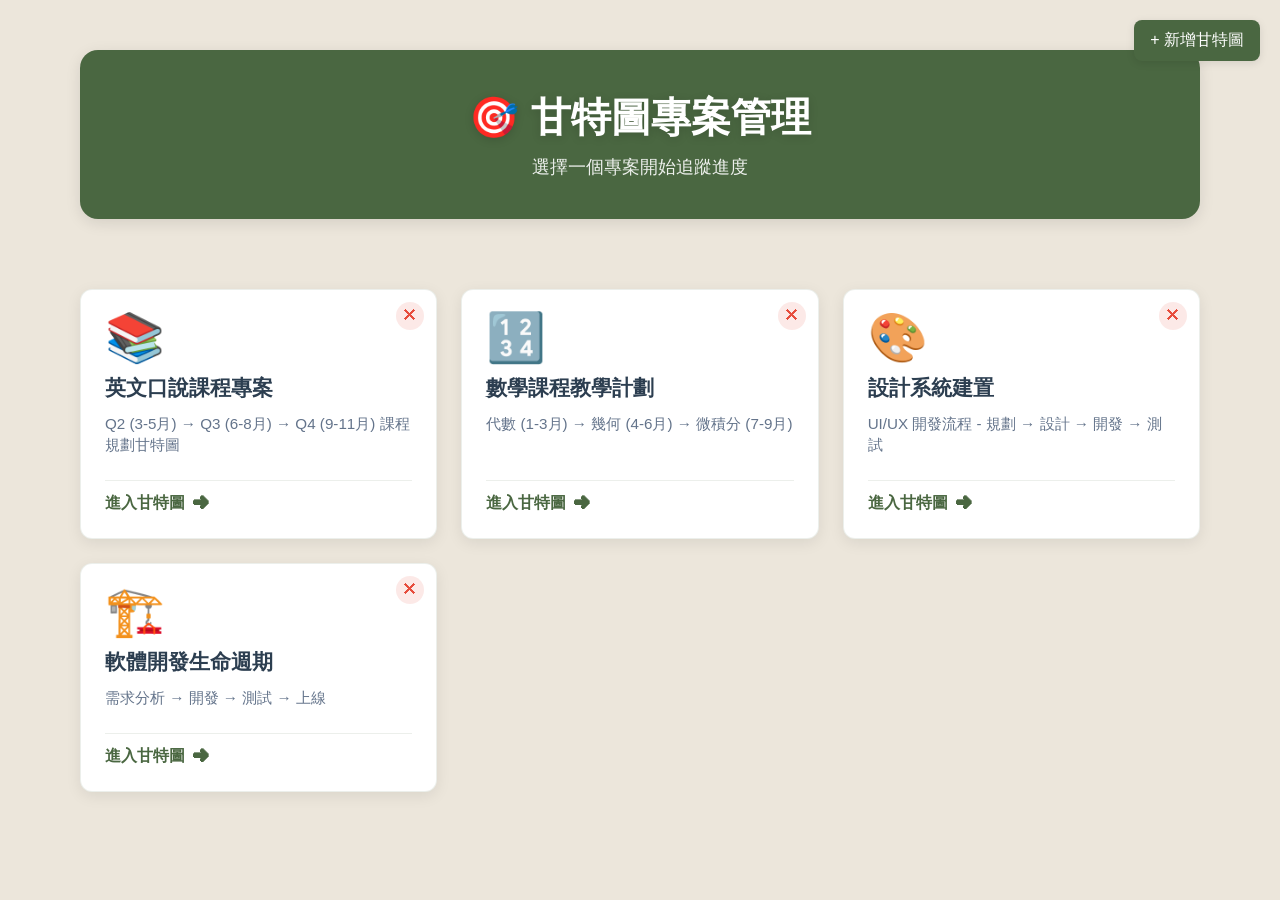
<file: index.html>
<!DOCTYPE html>
<html lang="zh-TW">
<head>
    <meta charset="UTF-8">
    <meta name="viewport" content="width=device-width, initial-scale=1.0">
    <title>甘特圖專案管理 - 首頁</title>
    <link rel="stylesheet" href="styles.css?v=2.5">
    <style>
        /* 首頁特定樣式 */
        body.home-page {
            display: flex;
            flex-direction: column;
            min-height: 100vh;
        }

        .home-header {
            background: #4a6741;
            color: white;
            padding: 40px;
            text-align: center;
            box-shadow: 0 4px 15px rgba(0, 0, 0, 0.1);
            border-radius: 18px;
            margin: 20px 40px 0;
            overflow: hidden;
        }

        .home-header h1 {
            font-size: 2.5rem;
            margin-bottom: 10px;
            text-shadow: 0 2px 10px rgba(0, 0, 0, 0.15);
        }

        .home-header p {
            font-size: 1.1rem;
            opacity: 0.9;
        }

        .home-container {
            flex: 1;
            max-width: 1400px;
            margin: 0 auto;
            padding: 40px;
            width: 100%;
        }

        .gantt-grid {
            display: grid;
            grid-template-columns: repeat(auto-fit, minmax(300px, 1fr));
            gap: 24px;
            margin-top: 30px;
        }

        .gantt-card {
            background: white;
            border-radius: 12px;
            padding: 24px;
            box-shadow: 0 4px 15px rgba(0, 0, 0, 0.08);
            border: 1px solid rgba(74, 103, 65, 0.1);
            cursor: pointer;
            transition: all 0.3s ease;
            display: flex;
            flex-direction: column;
            gap: 12px;
            position: relative;
        }

        .gantt-card:hover {
            transform: translateY(-4px);
            box-shadow: 0 12px 25px rgba(74, 103, 65, 0.15);
            border-color: rgba(74, 103, 65, 0.3);
        }

        .gantt-card-icon {
            font-size: 3rem;
            line-height: 1;
        }

        .gantt-card-title {
            font-size: 1.3rem;
            font-weight: 600;
            color: #2c3e50;
            margin: 0;
        }

        .gantt-card-description {
            font-size: 0.95rem;
            color: #64748b;
            margin: 0;
            flex-grow: 1;
        }

        .gantt-card-link {
            display: inline-flex;
            align-items: center;
            gap: 8px;
            color: #4a6741;
            text-decoration: none;
            font-weight: 600;
            margin-top: 12px;
            padding-top: 12px;
            border-top: 1px solid rgba(74, 103, 65, 0.1);
            transition: all 0.2s ease;
        }

        .gantt-card:hover .gantt-card-link {
            color: #5a7c59;
            gap: 12px;
        }

        .home-controls {
            position: fixed;
            top: 20px;
            right: 20px;
            display: flex;
            gap: 10px;
            z-index: 100;
        }

        .home-btn {
            background: #4a6741;
            color: white;
            border: none;
            padding: 10px 16px;
            border-radius: 8px;
            cursor: pointer;
            font-size: 1rem;
            transition: all 0.2s ease;
            box-shadow: 0 2px 8px rgba(0, 0, 0, 0.1);
        }

        .home-btn:hover {
            background: #5a7c59;
            box-shadow: 0 4px 12px rgba(0, 0, 0, 0.15);
        }

        .home-modal {
            position: fixed;
            top: 0;
            left: 0;
            width: 100%;
            height: 100%;
            background: rgba(0, 0, 0, 0.5);
            display: none;
            align-items: center;
            justify-content: center;
            z-index: 200;
        }

        .home-modal.open {
            display: flex;
        }

        .home-modal-content {
            background: #ffffff;
            border-radius: 16px;
            padding: 24px;
            width: 100%;
            max-width: 520px;
            box-shadow: 0 25px 70px rgba(0, 0, 0, 0.35);
            border: 1px solid rgba(74, 103, 65, 0.15);
        }

        .home-modal-header {
            display: flex;
            align-items: center;
            justify-content: space-between;
            margin-bottom: 16px;
        }

        .home-modal-header h3 {
            font-size: 1.25rem;
            color: #2c3e50;
            margin: 0;
        }

        .home-modal-close {
            background: none;
            border: none;
            font-size: 1.5rem;
            cursor: pointer;
            color: #6c757d;
        }

        .home-form-group {
            display: flex;
            flex-direction: column;
            gap: 6px;
            margin-bottom: 14px;
        }

        .home-form-group label {
            font-weight: 600;
            color: #2c3e50;
        }

        .home-form-group input,
        .home-form-group textarea {
            padding: 10px 12px;
            border-radius: 8px;
            border: 1px solid rgba(74, 103, 65, 0.2);
            font-size: 0.95rem;
            font-family: inherit;
        }

        .home-form-group textarea {
            min-height: 90px;
            resize: vertical;
        }

        .home-form-actions {
            display: flex;
            justify-content: flex-end;
            gap: 10px;
            margin-top: 10px;
        }

        .home-btn.secondary {
            background: #7f8c8d;
        }

        .gantt-card-delete {
            position: absolute;
            top: 12px;
            right: 12px;
            width: 28px;
            height: 28px;
            border-radius: 50%;
            border: none;
            background: rgba(231, 76, 60, 0.12);
            color: #e74c3c;
            font-size: 1rem;
            cursor: pointer;
            transition: all 0.2s ease;
        }

        .gantt-card-delete:hover {
            background: rgba(231, 76, 60, 0.2);
        }

        @media (max-width: 768px) {
            .home-header h1 {
                font-size: 1.8rem;
            }

            .gantt-grid {
                grid-template-columns: 1fr;
            }

            .home-container {
                padding: 20px;
            }

            .home-header {
                margin: 20px 20px 0;
            }
        }
    </style>
</head>
<body class="home-page">
    <div class="home-controls">
        <button class="home-btn" id="addProjectBtn" title="新增甘特圖">+ 新增甘特圖</button>
    </div>

    <div class="home-header">
        <h1>🎯 甘特圖專案管理</h1>
        <p>選擇一個專案開始追蹤進度</p>
    </div>

    <div class="home-container">
        <div class="gantt-grid" id="ganttGrid">
            <!-- 卡片將由 JavaScript 動態生成 -->
        </div>
    </div>

    <div class="home-modal" id="projectModal">
        <div class="home-modal-content">
            <div class="home-modal-header">
                <h3>新增甘特圖</h3>
                <button class="home-modal-close" id="closeProjectModal">&times;</button>
            </div>
            <form id="projectForm">
                <div class="home-form-group">
                    <label for="projectName">專案名稱</label>
                    <input type="text" id="projectName" placeholder="例如：行銷企劃進度" required>
                </div>
                <div class="home-form-group">
                    <label for="projectDescription">專案描述</label>
                    <textarea id="projectDescription" placeholder="簡短描述這個甘特圖用途..."></textarea>
                </div>
                <div class="home-form-group">
                    <label for="projectIcon">圖示 (可選)</label>
                    <input type="text" id="projectIcon" placeholder="📌" maxlength="4">
                </div>
                <div class="home-form-actions">
                    <button type="button" class="home-btn secondary" id="cancelProjectBtn">取消</button>
                    <button type="submit" class="home-btn">新增</button>
                </div>
            </form>
        </div>
    </div>

    <script src="home.js?v=2.6"></script>
</body>
</html>
</file>
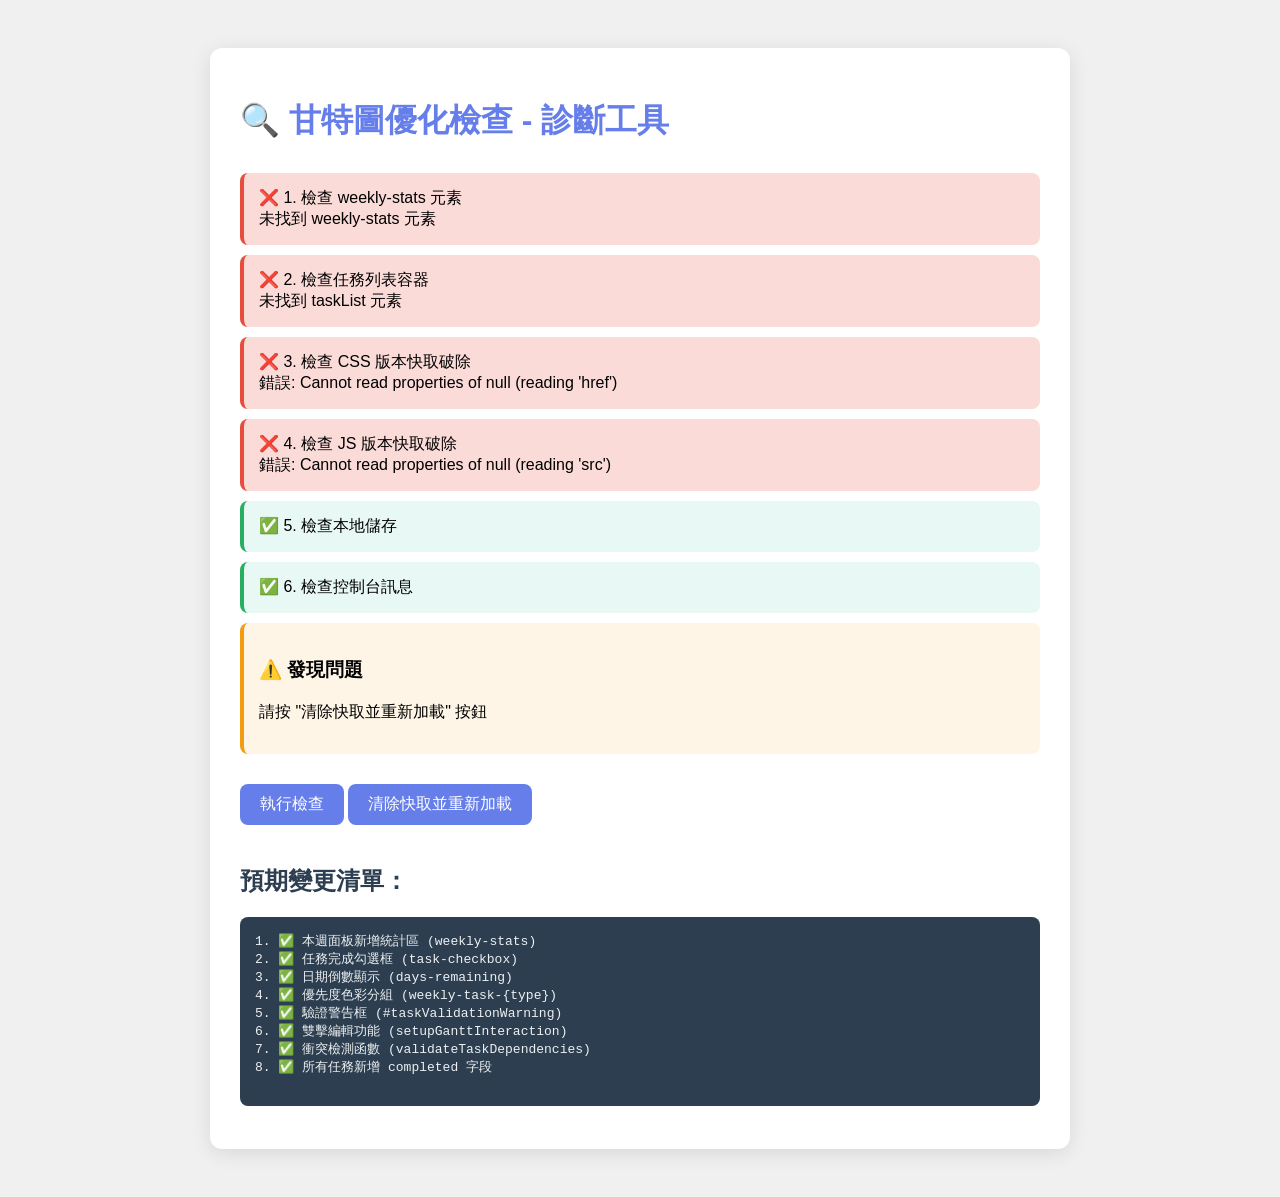
<file: CHECK.html>
<!DOCTYPE html>
<html lang="zh-TW">
<head>
    <meta charset="UTF-8">
    <title>甘特圖優化檢查 - 診斷工具</title>
    <style>
        body { font-family: 'Segoe UI', Tahoma, Geneva, Verdana, sans-serif; padding: 40px; background: #f0f0f0; }
        .container { max-width: 800px; margin: 0 auto; background: white; padding: 30px; border-radius: 12px; box-shadow: 0 4px 20px rgba(0,0,0,0.1); }
        h1 { color: #667eea; margin-bottom: 30px; }
        .check-item { padding: 15px; margin: 10px 0; border-radius: 8px; border-left: 4px solid #667eea; background: #f8f9ff; }
        .check-item.ok { border-left-color: #27ae60; background: #e8f8f5; }
        .check-item.error { border-left-color: #e74c3c; background: #fadbd8; }
        .check-item.warning { border-left-color: #f39c12; background: #fef5e7; }
        .code { font-family: monospace; background: #2c3e50; color: #ecf0f1; padding: 2px 6px; border-radius: 4px; }
        .button { display: inline-block; padding: 10px 20px; margin-top: 20px; background: #667eea; color: white; text-decoration: none; border-radius: 8px; cursor: pointer; border: none; font-size: 16px; }
        .button:hover { background: #764ba2; }
        pre { background: #2c3e50; color: #ecf0f1; padding: 15px; border-radius: 8px; overflow-x: auto; }
    </style>
</head>
<body>
    <div class="container">
        <h1>🔍 甘特圖優化檢查 - 診斷工具</h1>
        
        <div id="results"></div>
        
        <button class="button" onclick="runChecks()">執行檢查</button>
        <button class="button" onclick="clearCache()">清除快取並重新加載</button>
        
        <h2 style="margin-top: 40px; color: #2c3e50;">預期變更清單：</h2>
        <pre>
1. ✅ 本週面板新增統計區 (weekly-stats)
2. ✅ 任務完成勾選框 (task-checkbox) 
3. ✅ 日期倒數顯示 (days-remaining)
4. ✅ 優先度色彩分組 (weekly-task-{type})
5. ✅ 驗證警告框 (#taskValidationWarning)
6. ✅ 雙擊編輯功能 (setupGanttInteraction)
7. ✅ 衝突檢測函數 (validateTaskDependencies)
8. ✅ 所有任務新增 completed 字段
        </pre>
    </div>

    <script>
        function runChecks() {
            const results = document.getElementById('results');
            results.innerHTML = '';
            let allGood = true;

            const checks = [
                {
                    name: '1. 檢查 weekly-stats 元素',
                    test: () => document.getElementById('weeklyStats') !== null,
                    error: '未找到 weekly-stats 元素'
                },
                {
                    name: '2. 檢查任務列表容器',
                    test: () => document.getElementById('taskList') !== null,
                    error: '未找到 taskList 元素'
                },
                {
                    name: '3. 檢查 CSS 版本快取破除',
                    test: () => document.querySelector('link[href*="styles.css"]').href.includes('v=2.5'),
                    error: 'CSS 未使用版本參數'
                },
                {
                    name: '4. 檢查 JS 版本快取破除',
                    test: () => document.querySelector('script[src*="app.js"]').src.includes('v=2.5'),
                    error: 'JS 未使用版本參數'
                },
                {
                    name: '5. 檢查本地儲存',
                    test: () => typeof localStorage !== 'undefined',
                    error: 'localStorage 不可用'
                },
                {
                    name: '6. 檢查控制台訊息',
                    test: () => true,
                    error: '檢查瀏覽器控制台看初始化訊息'
                }
            ];

            checks.forEach(check => {
                const result = document.createElement('div');
                try {
                    const passed = check.test();
                    result.className = passed ? 'check-item ok' : 'check-item error';
                    result.innerHTML = (passed ? '✅' : '❌') + ' ' + check.name;
                    if (!passed) {
                        result.innerHTML += '<br>' + check.error;
                        allGood = false;
                    }
                } catch (e) {
                    result.className = 'check-item error';
                    result.innerHTML = '❌ ' + check.name + '<br>錯誤: ' + e.message;
                    allGood = false;
                }
                results.appendChild(result);
            });

            if (allGood) {
                const success = document.createElement('div');
                success.className = 'check-item ok';
                success.style.marginTop = '20px';
                success.innerHTML = '<h3>✅ 所有檢查都通過了！</h3><p>現在請用以下步驟：</p><ol><li>按 F12 開啟開發者工具</li><li>在 Console 尋找 "✅ DOMContentLoaded" 訊息</li><li>檢查是否有任何紅色錯誤訊息</li><li>回到主頁面檢查變更</li></ol>';
                results.appendChild(success);
            } else {
                const warn = document.createElement('div');
                warn.className = 'check-item warning';
                warn.innerHTML = '<h3>⚠️ 發現問題</h3><p>請按 "清除快取並重新加載" 按鈕</p>';
                results.appendChild(warn);
            }
        }

        function clearCache() {
            // 清除 LocalStorage
            localStorage.clear();
            sessionStorage.clear();

            // 清除應用快取（如有）
            if ('caches' in window) {
                caches.keys().then(names => {
                    names.forEach(name => {
                        caches.delete(name);
                    });
                });
            }

            // 重新加載頁面
            setTimeout(() => {
                window.location.href = 'index.html';
            }, 500);
        }

        // 頁面載入時自動執行檢查
        window.addEventListener('load', () => {
            runChecks();
        });
    </script>
</body>
</html>
</file>
<file: styles.css>
/* 基礎樣式 */
* {
    margin: 0;
    padding: 0;
    box-sizing: border-box;
}

body {
    font-family: 'Segoe UI', Tahoma, Geneva, Verdana, sans-serif;
    background: #ece6db;
    background-attachment: fixed;
    min-height: 100vh;
    padding: 30px 40px;
}

/* ============ 本週面板統計信息 ============ */
.weekly-stats {
    padding: 12px 20px;
    background: rgba(74, 103, 65, 0.08);
    border-bottom: 1px solid rgba(74, 103, 65, 0.15);
}

.weekly-stats-content {
    display: flex;
    gap: 20px;
    justify-content: center;
}

.stat-item {
    display: flex;
    flex-direction: column;
    align-items: center;
    gap: 4px;
}

.stat-label {
    font-size: 0.75rem;
    color: #4a6741;
    font-weight: 600;
    text-transform: uppercase;
}

.stat-number {
    font-size: 1.5rem;
    font-weight: 700;
    color: #2c3e50;
}

.stat-number.urgent {
    color: #e74c3c;
}
.weekly-panel {
    position: fixed;
    top: 0;
    left: -340px;
    width: 340px;
    height: 100vh;
    background: #ece6db;
    box-shadow: 4px 0 25px rgba(74, 103, 65, 0.12);
    z-index: 1000;
    transition: left 0.35s cubic-bezier(0.4, 0, 0.2, 1);
    display: flex;
    flex-direction: column;
    overflow: hidden;
    border-right: 1px solid rgba(74, 103, 65, 0.1);
}

.weekly-panel.open {
    left: 0;
}

.weekly-panel-header {
    padding: 24px 20px 16px;
    background: #4a6741;
    color: white;
    position: relative;
    overflow: hidden;
}

.weekly-panel-header::before {
    content: '';
    position: absolute;
    top: -50%;
    left: -50%;
    width: 200%;
    height: 200%;
    background: radial-gradient(circle at 70% 50%, rgba(255,255,255,0.08) 0%, transparent 50%);
    pointer-events: none;
}

.weekly-panel-header h3 {
    font-size: 1.2rem;
    margin-bottom: 6px;
    text-shadow: 0 1px 6px rgba(0, 0, 0, 0.15);
    position: relative;
}

.weekly-date-range {
    font-size: 0.85rem;
    opacity: 0.85;
    position: relative;
}

.weekly-panel-body {
    flex: 1;
    overflow-y: auto;
    padding: 16px;
}

.weekly-section {
    margin-bottom: 20px;
}

.weekly-section-title {
    font-size: 0.85rem;
    font-weight: 600;
    color: #667eea;
    text-transform: uppercase;
    letter-spacing: 0.5px;
    margin-bottom: 10px;
    padding-bottom: 6px;
    border-bottom: 2px solid rgba(102, 126, 234, 0.3);
}

/* 優先度區段樣式 */
.weekly-section-urgent .weekly-section-title {
    color: #c62828;
    border-bottom-color: #ffcdd2;
}

.weekly-section-critical .weekly-section-title {
    color: #e65100;
    border-bottom-color: #ffe0b2;
}

.weekly-section-warning .weekly-section-title {
    color: #f57f17;
    border-bottom-color: #fff9c4;
}

.weekly-section-normal .weekly-section-title {
    color: #2e7d32;
    border-bottom-color: #c8e6c9;
}

.weekly-section-completed .weekly-section-title {
    color: #558b2f;
    border-bottom-color: #9ccc65;
}

.weekly-task-card {
    padding: 12px 14px;
    border-radius: 8px;
    margin-bottom: 8px;
    border-left: 4px solid #4a6741;
    background: #f5f3f0;
    transition: all 0.2s ease;
    border: 1px solid rgba(74, 103, 65, 0.06);
}

.weekly-task-card .task-name {
    display: flex;
    align-items: center;
    gap: 8px;
    font-weight: 600;
    font-size: 0.92rem;
    color: #2c3e50;
    margin-bottom: 6px;
}

.weekly-task-card .weekly-task-checkbox {
    cursor: pointer;
    width: 18px;
    height: 18px;
    accent-color: #4a6741;
}

.weekly-task-card .task-meta-weekly {
    display: flex;
    flex-direction: column;
    gap: 4px;
    font-size: 0.8rem;
    color: #6c757d;
}

.days-remaining {
    display: inline-block;
    padding: 2px 8px;
    border-radius: 4px;
    font-weight: 600;
    font-size: 0.75rem;
    background: #e3f2fd;
    color: #1565c0;
}

.days-remaining.today {
    background: #ffebee;
    color: #c62828;
}

.days-remaining.overdue {
    background: #ffebee;
    color: #c62828;
}

.weekly-task-card:hover {
    background: linear-gradient(135deg, #eef0ff 0%, #e8eafa 100%);
    transform: translateX(3px);
    box-shadow: 0 3px 12px rgba(102, 126, 234, 0.1);
}

.weekly-task-card .task-name {
    font-weight: 600;
    font-size: 0.92rem;
    color: #2c3e50;
    margin-bottom: 4px;
}

.weekly-task-card .task-date {
    font-size: 0.8rem;
    color: #6c757d;
}

.weekly-task-card .task-badge {
    display: inline-block;
    padding: 2px 8px;
    border-radius: 10px;
    font-size: 0.75rem;
    font-weight: 500;
    margin-top: 6px;
}

.weekly-task-card .task-badge.starting {
    background: linear-gradient(135deg, #e8f5e9, #c8e6c9);
    color: #2e7d32;
}

.weekly-task-card .task-badge.ongoing {
    background: linear-gradient(135deg, #e3f2fd, #bbdefb);
    color: #1565c0;
}

.weekly-task-card .task-badge.ending {
    background: linear-gradient(135deg, #fff3e0, #ffe0b2);
    color: #e65100;
}

.weekly-task-card.completed-task {
    opacity: 0.55;
    text-decoration: line-through;
}

.weekly-empty {
    text-align: center;
    color: #adb5bd;
    padding: 30px 10px;
    font-size: 0.95rem;
}

/* 切換按鈕 */
.weekly-toggle {
    position: fixed;
    top: 50%;
    left: 0;
    transform: translateY(-50%);
    width: 40px;
    height: 50px;
    background: #4a6741;
    color: white;
    border: none;
    border-radius: 0 10px 10px 0;
    cursor: pointer;
    font-size: 1.1rem;
    z-index: 1001;
    box-shadow: 3px 0 12px rgba(74, 103, 65, 0.25);
    transition: all 0.35s cubic-bezier(0.4, 0, 0.2, 1);
    display: flex;
    align-items: center;
    justify-content: center;
}

.weekly-toggle:hover {
    width: 48px;
    background: #5a7c59;
    box-shadow: 3px 0 18px rgba(74, 103, 65, 0.35);
}

.weekly-toggle.shifted {
    left: 340px;
}

.weekly-overlay {
    position: fixed;
    top: 0;
    left: 0;
    width: 100%;
    height: 100%;
    background: rgba(74, 103, 65, 0.1);
    backdrop-filter: blur(2px);
    z-index: 999;
    opacity: 0;
    pointer-events: none;
    transition: opacity 0.35s ease;
}

.weekly-overlay.visible {
    opacity: 1;
    pointer-events: auto;
}

.container {
    max-width: 1400px;
    margin: 0 auto;
    background: #ffffff;
    border-radius: 16px;
    box-shadow: 0 20px 60px rgba(0, 0, 0, 0.15), 0 0 80px rgba(74, 103, 65, 0.08);
    overflow-x: hidden;
    overflow-y: visible;
    padding-bottom: 20px;
    border: 1px solid rgba(74, 103, 65, 0.1);
}

/* 頭部樣式 */
header {
    background: #4a6741;
    color: white;
    padding: 30px 40px;
    text-align: center;
    position: relative;
    overflow: hidden;
}

header::before {
    content: '';
    position: absolute;
    top: -50%;
    left: -50%;
    width: 200%;
    height: 200%;
    background: radial-gradient(circle at 30% 50%, rgba(255,255,255,0.08) 0%, transparent 50%);
    pointer-events: none;
}

header h1 {
    font-size: 2rem;
    margin-bottom: 8px;
    text-shadow: 0 2px 10px rgba(0, 0, 0, 0.15);
    position: relative;
}

header .subtitle {
    opacity: 0.85;
    font-size: 1.1rem;
    position: relative;
}

/* 控制面板 */
.controls {
    display: flex;
    justify-content: space-between;
    align-items: center;
    padding: 20px 40px;
    background: #ece6db;
    border-bottom: 1px solid rgba(74, 103, 65, 0.1);
    flex-wrap: wrap;
    gap: 15px;
    backdrop-filter: blur(4px);
}

.view-modes {
    display: flex;
    gap: 8px;
}

.actions {
    display: flex;
    gap: 10px;
}

/* 搜尋與篩選 */
.search-filter {
    display: flex;
    gap: 10px;
    align-items: center;
}

.search-filter input {
    padding: 10px 15px;
    border: 2px solid #e0e4f0;
    border-radius: 8px;
    font-size: 0.95rem;
    width: 180px;
    transition: all 0.3s;
    background: rgba(255, 255, 255, 0.8);
}

.search-filter input:focus {
    outline: none;
    border-color: #4a6741;
    box-shadow: 0 0 0 3px rgba(74, 103, 65, 0.12);
    background: white;
}

.search-filter select {
    padding: 10px 15px;
    border: 2px solid #e0e4f0;
    border-radius: 8px;
    font-size: 0.95rem;
    background: rgba(255, 255, 255, 0.8);
    cursor: pointer;
    transition: all 0.3s;
}

.search-filter select:focus {
    outline: none;
    border-color: #4a6741;
    box-shadow: 0 0 0 3px rgba(74, 103, 65, 0.12);
    background: white;
}

/* 按鈕樣式 */
.btn {
    padding: 10px 20px;
    border: none;
    border-radius: 8px;
    cursor: pointer;
    font-size: 0.95rem;
    transition: all 0.3s ease;
    font-weight: 500;
}

.btn:hover {
    transform: translateY(-2px);
}

.view-modes .btn {
    background: white;
    color: #495057;
    border: 2px solid #e0e4f0;
}

.view-modes .btn.active {
    background: #4a6741;
    color: white;
    border-color: transparent;
    box-shadow: 0 3px 12px rgba(74, 103, 65, 0.35);
}

.view-modes .btn:hover:not(.active) {
    border-color: #667eea;
    color: #667eea;
    background: rgba(102, 126, 234, 0.05);
}

.btn-primary {
    background: #4a6741;
    color: white;
}

.btn-primary:hover {
    box-shadow: 0 6px 25px rgba(74, 103, 65, 0.45);
}

.btn-secondary {
    background: #7f8c8d;
    color: white;
}

.btn-secondary:hover {
    background: #6c7a7c;
    box-shadow: 0 4px 12px rgba(127, 140, 141, 0.3);
}

/* 圖例樣式 */
.legend {
    display: flex;
    flex-wrap: wrap;
    gap: 15px;
    padding: 16px 40px;
    background: #ece6db;
    border-top: 2px solid rgba(74, 103, 65, 0.15);
    border-bottom: 2px solid rgba(74, 103, 65, 0.15);
    margin: 20px 25px 15px 25px;
    border-radius: 8px;
    justify-content: center;
}

.legend-item {
    display: flex;
    align-items: center;
    gap: 6px;
    font-size: 0.9rem;
    color: #495057;
    padding: 4px 10px;
    border-radius: 6px;
    transition: background 0.2s;
}

.legend-item:hover {
    background: rgba(74, 103, 65, 0.06);
}

.legend-color {
    width: 16px;
    height: 16px;
    border-radius: 4px;
    box-shadow: 0 2px 6px rgba(0, 0, 0, 0.12);
}

.legend-color.q2 { background: #3498db; }
.legend-color.q3 { background: #27ae60; }
.legend-color.q4 { background: #9b59b6; }
.legend-color.q3-prep { background: #e67e22; }
.legend-color.assessment { background: #e74c3c; }
.legend-color.milestone { background: #f1c40f; }

/* 甘特圖外層容器 */
.gantt-outer {
    position: relative;
    background: #ffffff;
    margin: 15px 25px;
    border: 1px solid rgba(74, 103, 65, 0.12);
    border-radius: 12px;
    overflow: hidden;
    box-shadow: 0 4px 20px rgba(74, 103, 65, 0.06);
}

/* 甘特圖滾動容器 */
.gantt-wrapper {
    padding: 10px 0;
    overflow-x: auto;
    overflow-y: visible;
    background: #ffffff;
    width: 100%;
    -webkit-overflow-scrolling: touch;
}

.gantt-wrapper::-webkit-scrollbar {
    height: 14px;
}

.gantt-wrapper::-webkit-scrollbar-track {
    background: #e9ecef;
    border-radius: 7px;
}

.gantt-wrapper::-webkit-scrollbar-thumb {
    background: #4a6741;
    border-radius: 7px;
}

.gantt-wrapper::-webkit-scrollbar-thumb:hover {
    background: #3d5636;
}

/* 確保甘特圖可以水平滾動 */
#gantt {
    display: block;
    overflow: visible;
}

.gantt-container {
    overflow: visible !important;
}

.gantt {
    overflow: visible !important;
}

/* 甘特圖底部區域 */
.gantt-footer {
    display: flex;
    justify-content: flex-end;
    padding: 8px 20px;
    background: #ece6db;
    border-top: 1px solid rgba(74, 103, 65, 0.08);
}

/* 鎖定按鈕 */
.lock-btn {
    padding: 10px 16px;
    background: #27ae60;
    color: white;
    border: none;
    border-radius: 8px;
    cursor: pointer;
    font-size: 0.9rem;
    font-weight: 500;
    box-shadow: 0 4px 12px rgba(0,0,0,0.15);
    transition: all 0.3s ease;
}

.lock-btn:hover {
    transform: translateY(-2px);
    box-shadow: 0 6px 16px rgba(0,0,0,0.2);
}

.lock-btn.locked {
    background: #e74c3c;
}

/* 甘特圖唯讀模式 - 禁用所有拖曳 */
.gantt-locked .gantt .bar-wrapper {
    pointer-events: none;
    cursor: default;
}

.gantt-locked .gantt .bar-wrapper .bar {
    pointer-events: none;
}

.gantt-locked .gantt .handle-group {
    display: none !important;
    pointer-events: none;
}

/* Frappe Gantt 自訂樣式 */
.gantt .bar {
    fill: #4a6741;
}

.gantt .bar-progress {
    fill: #4CAF50;
}

.gantt .bar-label {
    fill: white;
    font-weight: 500;
}

/* 標籤在 bar 外側時，預設用深色 */
body.dark-mode .gantt .bar-label {
    fill: #e2e8f0;
}

/* Frappe Gantt 會對短條任務把 label 放在 bar 外側，
   我們確保結果文字在深色背景上可見 */
body.dark-mode .gantt text.bar-label {
    fill: #cbd5e1 !important;
}

.gantt .bar-wrapper:hover .bar {
    filter: brightness(0.9);
}

/* 不同類別的任務顏色 - 這些現在由 JavaScript 動態生成 */
/* 保留作為備用/預設 */
.gantt .bar-wrapper.q2 .bar {
    fill: #3498db;
}

.gantt .bar-wrapper.q3 .bar {
    fill: #27ae60;
}

.gantt .bar-wrapper.q4 .bar {
    fill: #9b59b6;
}

.gantt .bar-wrapper.q3-prep .bar {
    fill: #e67e22;
}

.gantt .bar-wrapper.assessment .bar {
    fill: #e74c3c;
}

.gantt .bar-wrapper.milestone .bar {
    fill: #f1c40f;
}

.gantt .bar-wrapper.other .bar {
    fill: #95a5a6;
}

/* 任務面板 */
.task-panel {
    background: #ece6db;
    padding: 25px 40px 30px;
    margin: 15px 25px 0;
    border-radius: 12px;
    border: 1px solid rgba(74, 103, 65, 0.1);
    box-shadow: 0 4px 20px rgba(74, 103, 65, 0.05);
}

.panel-header {
    display: flex;
    justify-content: space-between;
    align-items: center;
    margin-bottom: 20px;
    flex-wrap: wrap;
    gap: 12px;
}

.panel-header h3 {
    color: #2c3e50;
    font-size: 1.3rem;
}

.task-list {
    display: grid;
    grid-template-columns: repeat(auto-fill, minmax(300px, 1fr));
    gap: 15px;
}

.task-item {
    background: #ffffff;
    border-radius: 12px;
    padding: 20px;
    box-shadow: 0 4px 15px rgba(74, 103, 65, 0.08);
    transition: all 0.3s ease;
    border-left: 4px solid #4a6741;
    border: 1px solid rgba(74, 103, 65, 0.08);
    border-left: 4px solid #4a6741;
    position: relative;
}

.task-item .task-checkbox {
    cursor: pointer;
    width: 20px;
    height: 20px;
    accent-color: #4a6741;
    margin-right: 5px;
}

.task-item.completed {
    opacity: 0.65;
    background: #f0f0f0;
}

.task-item.completed h4 {
    text-decoration: line-through;
    color: #95a5a6;
}

.task-item::before {
    content: '';
    position: absolute;
    top: 0;
    right: 0;
    width: 60px;
    height: 60px;
    background: radial-gradient(circle at top right, rgba(102, 126, 234, 0.04) 0%, transparent 70%);
    border-radius: 0 12px 0 0;
    pointer-events: none;
}

.task-item:hover {
    transform: translateY(-3px);
    box-shadow: 0 8px 30px rgba(74, 103, 65, 0.15);
    border-color: rgba(74, 103, 65, 0.15);
    border-left-width: 4px;
}

.task-item.q2 {
    border-left-color: #3498db;
}

.task-item.q3 {
    border-left-color: #27ae60;
}

.task-item.q4 {
    border-left-color: #9b59b6;
}

.task-item.q3-prep {
    border-left-color: #e67e22;
}

.task-item.assessment {
    border-left-color: #e74c3c;
}

.task-item.milestone {
    border-left-color: #f1c40f;
}

.task-item.other {
    border-left-color: #95a5a6;
}

.task-item h4 {
    color: #2c3e50;
    margin-bottom: 10px;
    font-size: 1.05rem;
}

.task-meta {
    display: flex;
    flex-direction: column;
    gap: 8px;
    font-size: 0.9rem;
    color: #6c757d;
}

.task-meta span {
    display: flex;
    align-items: center;
    gap: 8px;
}

.progress-bar {
    width: 100%;
    height: 8px;
    background: #e9ecef;
    border-radius: 4px;
    overflow: hidden;
    margin-top: 10px;
}

.progress-bar-fill {
    height: 100%;
    background: linear-gradient(90deg, #4CAF50, #8BC34A);
    border-radius: 4px;
    transition: width 0.5s ease;
}

.task-actions {
    display: flex;
    gap: 8px;
    margin-top: 15px;
}

.task-actions button {
    padding: 6px 12px;
    font-size: 0.85rem;
    border-radius: 6px;
}

/* 彈窗樣式 */
.modal {
    display: none;
    position: fixed;
    top: 0;
    left: 0;
    width: 100%;
    height: 100%;
    background: rgba(74, 103, 65, 0.15);
    backdrop-filter: blur(4px);
    justify-content: center;
    align-items: center;
    z-index: 1000;
}

.modal.active {
    display: flex;
}

.modal-content {
    background: #ffffff;
    border-radius: 16px;
    width: 90%;
    max-width: 500px;
    max-height: 90vh;
    overflow-y: auto;
    box-shadow: 0 25px 70px rgba(74, 103, 65, 0.2), 0 0 0 1px rgba(74, 103, 65, 0.08);
}

.modal-header {
    display: flex;
    justify-content: space-between;
    align-items: center;
    padding: 20px 25px;
    border-bottom: 1px solid rgba(74, 103, 65, 0.1);
    background: #ece6db;
}

.modal-header h3 {
    color: #4a6741;
    font-size: 1.2rem;
}

.close-btn {
    background: none;
    border: none;
    font-size: 1.5rem;
    cursor: pointer;
    color: #6c757d;
    transition: color 0.3s;
}

.close-btn:hover {
    color: #e74c3c;
}

/* 表單樣式 */
#taskForm {
    padding: 25px;
}

.form-group {
    margin-bottom: 20px;
}

.form-group label {
    display: block;
    margin-bottom: 8px;
    color: #495057;
    font-weight: 500;
}

.form-group input,
.form-group select,
.form-group textarea {
    width: 100%;
    padding: 12px 15px;
    border: 2px solid #e0e4f0;
    border-radius: 8px;
    font-size: 1rem;
    transition: all 0.3s;
    background: rgba(255, 255, 255, 0.8);
}

.form-group textarea {
    resize: vertical;
    font-family: inherit;
}

.form-group input:focus,
.form-group select:focus,
.form-group textarea:focus {
    outline: none;
    border-color: #4a6741;
    box-shadow: 0 0 0 3px rgba(74, 103, 65, 0.12);
    background: white;
}

.form-actions {
    display: flex;
    gap: 10px;
    justify-content: flex-end;
    margin-top: 25px;
}

/* 類別管理樣式 */
.category-manager {
    padding: 20px;
}

.add-category-form {
    display: flex;
    gap: 10px;
    margin-bottom: 20px;
    flex-wrap: wrap;
}

.add-category-form input[type="text"] {
    flex: 1;
    min-width: 120px;
    padding: 10px 12px;
    border: 2px solid #e0e4f0;
    border-radius: 8px;
    font-size: 0.95rem;
    transition: all 0.3s;
    background: rgba(255, 255, 255, 0.8);
}

.add-category-form input[type="text"]:focus {
    border-color: #4a6741;
    box-shadow: 0 0 0 3px rgba(74, 103, 65, 0.12);
    background: white;
}

.add-category-form input[type="color"] {
    width: 50px;
    height: 42px;
    padding: 2px;
    border: 2px solid #e0e4f0;
    border-radius: 8px;
    cursor: pointer;
}

.category-list {
    display: flex;
    flex-direction: column;
    gap: 10px;
    max-height: 300px;
    overflow-y: auto;
}

.category-item {
    display: flex;
    align-items: center;
    gap: 12px;
    padding: 12px 15px;
    background: #f5f3f0;
    border-radius: 8px;
    transition: all 0.3s ease;
    border: 1px solid rgba(74, 103, 65, 0.06);
}

.category-item:hover {
    background: #f0e9e0;
    border-color: rgba(74, 103, 65, 0.15);
    box-shadow: 0 2px 10px rgba(74, 103, 65, 0.1);
}

.category-item .color-dot {
    width: 20px;
    height: 20px;
    border-radius: 4px;
    flex-shrink: 0;
    box-shadow: 0 2px 6px rgba(74, 103, 65, 0.1);
}

.category-item .category-info {
    flex: 1;
}

.category-item .category-info .cat-id {
    font-size: 0.8rem;
    color: #6c757d;
}

.category-item .category-info .cat-name {
    font-weight: 500;
    color: #2c3e50;
}

.category-item .delete-cat-btn {
    background: #e74c3c;
    color: white;
    border: none;
    padding: 6px 12px;
    border-radius: 6px;
    cursor: pointer;
    font-size: 0.85rem;
    transition: all 0.3s;
}

.category-item .delete-cat-btn:hover {
    background: #c0392b;
}

/* 任務上下移動按鈕 */
.move-btns {
    display: flex;
    flex-direction: column;
    gap: 2px;
}

.move-btns button {
    padding: 4px 8px;
    font-size: 0.8rem;
    background: #95a5a6;
    color: white;
    border: none;
    border-radius: 4px;
    cursor: pointer;
    transition: background 0.3s;
}

.move-btns button:hover {
    background: #7f8c8d;
}

.move-btns button:disabled {
    opacity: 0.4;
    cursor: not-allowed;
}

/* 響應式設計 */
@media (max-width: 768px) {
    body {
        padding: 10px;
    }

    header {
        padding: 20px;
    }

    header h1 {
        font-size: 1.5rem;
    }

    .controls {
        padding: 15px 20px;
        flex-direction: column;
    }

    .task-panel {
        padding: 20px;
    }

    .task-list {
        grid-template-columns: 1fr;
    }
}

/* 狀態標籤 */
.status-badge {
    display: inline-block;
    padding: 4px 10px;
    border-radius: 20px;
    font-size: 0.8rem;
    font-weight: 500;
}

.status-badge.completed {
    background: linear-gradient(135deg, #d4edda, #c3e6cb);
    color: #155724;
}

.status-badge.in-progress {
    background: linear-gradient(135deg, #fff3cd, #ffeeba);
    color: #856404;
}

.status-badge.pending {
    background: linear-gradient(135deg, #f8d7da, #f5c6cb);
    color: #721c24;
}

/* 動畫效果 */
@keyframes fadeIn {
    from {
        opacity: 0;
        transform: translateY(20px);
    }
    to {
        opacity: 1;
        transform: translateY(0);
    }
}

.task-item {
    animation: fadeIn 0.5s ease forwards;
}

/* 滾動條樣式 */
::-webkit-scrollbar {
    width: 8px;
    height: 8px;
}

::-webkit-scrollbar-track {
    background: #f5f0eb;
    border-radius: 4px;
}

::-webkit-scrollbar-thumb {
    background: #4a6741;
    border-radius: 4px;
}

::-webkit-scrollbar-thumb:hover {
    background: #3d5636;
}

/* 懸浮提示框 */
.hover-tooltip {
    position: fixed;
    background: rgba(44, 62, 80, 0.95);
    color: white;
    padding: 12px 16px;
    border-radius: 10px;
    font-size: 0.9rem;
    line-height: 1.5;
    max-width: 300px;
    box-shadow: 0 8px 30px rgba(0, 0, 0, 0.2), 0 0 0 1px rgba(255, 255, 255, 0.1);
    z-index: 9999;
    pointer-events: none;
    opacity: 0;
    transition: opacity 0.2s ease;
}

.hover-tooltip.visible {
    opacity: 1;
}

.hover-tooltip h4 {
    margin: 0 0 8px 0;
    font-size: 1rem;
    border-bottom: 1px solid rgba(255,255,255,0.2);
    padding-bottom: 6px;
    color: white !important;
    -webkit-text-fill-color: white !important;
    background: none !important;
}

.hover-tooltip p,
.hover-tooltip strong {
    color: white !important;
    -webkit-text-fill-color: white !important;
}

.hover-tooltip .notes {
    margin-top: 8px;
    padding-top: 8px;
    border-top: 1px solid rgba(255,255,255,0.2);
    font-style: italic;
    color: #ecf0f1 !important;
    -webkit-text-fill-color: #ecf0f1 !important;
}

/* 任務完成狀態 */
.task-item.completed {
    opacity: 0.65;
    background: #f0f0f0;
}

.task-item.completed h4 {
    text-decoration: line-through;
    color: #9ca3af;
}

.task-checkbox {
    width: 20px;
    height: 20px;
    cursor: pointer;
    accent-color: #4a6741;
}

/* 拖曳排序 */
.task-item.dragging {
    opacity: 0.5;
    transform: scale(1.02);
    box-shadow: 0 12px 35px rgba(74, 103, 65, 0.35);
}

.task-item.drag-over {
    border-top: 3px solid #4a6741;
}

/* ============================== */
/* 深色模式 — 重新設計                */
/* ============================== */

/* --- 基底 / 背景 --- */
body.dark-mode {
    background: #2a3a2f;
}

body.dark-mode .container {
    background: #3d4a40;
    color: #e2e8f0;
    border: 1px solid rgba(74, 103, 65, 0.15);
}

/* --- Header --- */
body.dark-mode header {
    background: #2a3a2f;
    border-bottom: 1px solid rgba(74, 103, 65, 0.25);
}

body.dark-mode header h1 {
    color: #d4c5b0;
}

body.dark-mode header .subtitle {
    color: #d4c5b0;
}

/* --- Controls 控制列 --- */
body.dark-mode .controls {
    background: #3d4a40;
    border-bottom-color: rgba(74, 103, 65, 0.2);
}

/* --- Legend 圖例 --- */
body.dark-mode .legend {
    background: #3d4a40;
    border-top-color: rgba(74, 103, 65, 0.25);
    border-bottom-color: rgba(74, 103, 65, 0.25);
}

body.dark-mode .legend-item {
    color: #cbd5e1;
}

body.dark-mode .btn {
    background: rgba(51, 65, 85, 0.7);
    color: #e2e8f0;
    border: 1px solid rgba(74, 103, 65, 0.2);
    backdrop-filter: blur(4px);
}

body.dark-mode .btn:hover {
    background: rgba(74, 103, 65, 0.25);
    border-color: rgba(74, 103, 65, 0.5);
    box-shadow: 0 4px 15px rgba(74, 103, 65, 0.2);
}

body.dark-mode .view-modes .btn {
    background: rgba(61, 74, 61, 0.8);
    border: 2px solid rgba(74, 103, 65, 0.15);
    color: #c0cdb8;
}

body.dark-mode .view-modes .btn.active {
    background: #4a6741;
    color: #e8dcc8;
    border-color: #4a6741;
    box-shadow: 0 4px 15px rgba(74, 103, 65, 0.4);
}

body.dark-mode .view-modes .btn:hover:not(.active) {
    border-color: rgba(74, 103, 65, 0.5);
    color: #d4c5b0;
    background: rgba(74, 103, 65, 0.1);
}

body.dark-mode .btn-primary {
    background: #4a6741;
    color: white;
    border-color: transparent;
}

body.dark-mode .btn-primary:hover {
    box-shadow: 0 6px 25px rgba(74, 103, 65, 0.5);
}

body.dark-mode .btn-secondary {
    background: rgba(71, 85, 105, 0.6);
    color: #cbd5e1;
    border-color: rgba(148, 163, 184, 0.2);
}

body.dark-mode .btn-secondary:hover {
    background: rgba(100, 116, 139, 0.5);
    border-color: rgba(148, 163, 184, 0.4);
}

body.dark-mode #categoryBtn {
    background: linear-gradient(135deg, rgba(234, 179, 8, 0.2), rgba(245, 158, 11, 0.15));
    border-color: rgba(234, 179, 8, 0.3);
    color: #fbbf24;
}

body.dark-mode #categoryBtn:hover {
    background: linear-gradient(135deg, rgba(234, 179, 8, 0.3), rgba(245, 158, 11, 0.25));
    box-shadow: 0 4px 15px rgba(234, 179, 8, 0.2);
}

/* --- Search/Filter 搜尋 --- */
body.dark-mode .search-filter input,
body.dark-mode .search-filter select {
    background: rgba(61, 74, 61, 0.8);
    border: 2px solid rgba(74, 103, 65, 0.2);
    color: #e2e8f0;
}

body.dark-mode .search-filter input:focus,
body.dark-mode .search-filter select:focus {
    border-color: #4a6741;
    box-shadow: 0 0 0 3px rgba(74, 103, 65, 0.15);
}

body.dark-mode .search-filter input::placeholder {
    color: #64748b;
}

/* --- Gantt 甘特圖區域 --- */
body.dark-mode .gantt-outer,
body.dark-mode .gantt-wrapper {
    background: #3d4a40;
}

body.dark-mode .gantt-outer {
    border-color: rgba(74, 103, 65, 0.2);
    box-shadow: inset 0 0 30px rgba(74, 103, 65, 0.03);
}

body.dark-mode .gantt-footer {
    background: #3d4a40;
    border-top-color: rgba(74, 103, 65, 0.15);
}

body.dark-mode .gantt .grid-header {
    fill: #1e1b4b;
}

body.dark-mode .gantt .grid-row {
    fill: #0f172a;
}

body.dark-mode .gantt .grid-row:nth-child(even) {
    fill: rgba(30, 27, 75, 0.3);
}

body.dark-mode .gantt .row-line {
    stroke: rgba(74, 103, 65, 0.1);
}

body.dark-mode .gantt .tick {
    stroke: rgba(74, 103, 65, 0.08);
}

body.dark-mode .gantt .lower-text {
    fill: #c0cdb8;
}

body.dark-mode .gantt .upper-text {
    fill: #d4c5b0;
}

body.dark-mode .gantt .today-highlight {
    fill: rgba(74, 103, 65, 0.08);
}

/* --- Scrollbar --- */
body.dark-mode .gantt-wrapper::-webkit-scrollbar-track {
    background: #2a3a2f;
}

body.dark-mode .gantt-wrapper::-webkit-scrollbar-thumb {
    background: #4a6741;
}

body.dark-mode .gantt-wrapper::-webkit-scrollbar-thumb:hover {
    background: #5a7c59;
}

/* --- Task Panel 任務面板 --- */
body.dark-mode .task-panel {
    background: #3d4a40;
    border-color: rgba(74, 103, 65, 0.15);
    backdrop-filter: blur(6px);
}

body.dark-mode .panel-header {
    background: transparent;
    border-bottom-color: rgba(74, 103, 65, 0.15);
}

body.dark-mode .panel-header h3 {
    color: #d4c5b0;
}

body.dark-mode .panel-header small {
    color: #64748b !important;
}

/* --- Task Cards 任務卡片 --- */
body.dark-mode .task-item {
    background: #3d4a40;
    border-color: rgba(74, 103, 65, 0.12);
    box-shadow: 0 4px 15px rgba(0, 0, 0, 0.3), inset 0 1px 0 rgba(255, 255, 255, 0.03);
}

body.dark-mode .task-item:hover {
    background: #4a5a4f;
    border-color: rgba(74, 103, 65, 0.3);
    box-shadow: 0 8px 25px rgba(74, 103, 65, 0.15), inset 0 1px 0 rgba(255, 255, 255, 0.05);
}

body.dark-mode .task-item h4 {
    color: #e2e8f0;
}

body.dark-mode .task-item.completed {
    background: #2a3a2f;
    opacity: 0.55;
}

body.dark-mode .task-item.completed h4 {
    color: #475569;
}

body.dark-mode .task-meta {
    color: #94a3b8;
}

body.dark-mode .task-meta span {
    color: #94a3b8;
}

/* 任務卡片分類色彩提示 */
body.dark-mode .task-item.q2 {
    box-shadow: 0 4px 15px rgba(0, 0, 0, 0.3), -4px 0 0 #3498db inset;
}
body.dark-mode .task-item.q3 {
    box-shadow: 0 4px 15px rgba(0, 0, 0, 0.3), -4px 0 0 #27ae60 inset;
}
body.dark-mode .task-item.q4 {
    box-shadow: 0 4px 15px rgba(0, 0, 0, 0.3), -4px 0 0 #9b59b6 inset;
}
body.dark-mode .task-item.q3-prep {
    box-shadow: 0 4px 15px rgba(0, 0, 0, 0.3), -4px 0 0 #e67e22 inset;
}
body.dark-mode .task-item.assessment {
    box-shadow: 0 4px 15px rgba(0, 0, 0, 0.3), -4px 0 0 #e74c3c inset;
}
body.dark-mode .task-item.milestone {
    box-shadow: 0 4px 15px rgba(0, 0, 0, 0.3), -4px 0 0 #f1c40f inset;
}

body.dark-mode .task-actions .btn {
    box-shadow: 0 2px 8px rgba(0,0,0,0.3);
}

body.dark-mode .task-actions .btn-secondary {
    background: rgba(71, 85, 105, 0.6);
    color: #cbd5e1;
    border-color: rgba(148, 163, 184, 0.2);
}

body.dark-mode .task-actions .btn-secondary:hover {
    background: rgba(100, 116, 139, 0.5);
}

body.dark-mode .task-item.dragging {
    box-shadow: 0 12px 35px rgba(74, 103, 65, 0.35);
}

body.dark-mode .task-item.drag-over {
    border-top: 3px solid #5a7c59;
}

body.dark-mode .task-checkbox {
    accent-color: #4a6741;
}

/* --- Category Manager 類別管理 --- */
body.dark-mode .category-item {
    background: #3d4a40;
    color: #d4c5b0;
    border: 1px solid rgba(74, 103, 65, 0.1);
}

body.dark-mode .category-item:hover {
    background: #4a5a4f;
    border-color: rgba(74, 103, 65, 0.25);
}

body.dark-mode .category-item .cat-name {
    color: #e2e8f0;
}

body.dark-mode .category-item .cat-id {
    color: #64748b;
}

body.dark-mode .category-manager {
    color: #cbd5e1;
}

body.dark-mode .add-category-form input[type="text"] {
    background: #3d4a40;
    border-color: rgba(74, 103, 65, 0.2);
    color: #e2e8f0;
}

body.dark-mode .add-category-form input[type="text"]:focus {
    border-color: #4a6741;
    box-shadow: 0 0 0 3px rgba(74, 103, 65, 0.15);
}

/* --- Modal 彈窗 --- */
body.dark-mode .modal {
    background: rgba(0, 0, 0, 0.6);
    backdrop-filter: blur(4px);
}

body.dark-mode .modal-content {
    background: #3d4a40;
    border: 1px solid rgba(74, 103, 65, 0.2);
    box-shadow: 0 25px 70px rgba(0, 0, 0, 0.5), 0 0 40px rgba(74, 103, 65, 0.1);
}

body.dark-mode .modal-header {
    background: #3d4a40;
    border-bottom-color: rgba(74, 103, 65, 0.2);
}

body.dark-mode .modal-header h3 {
    color: #d4c5b0;
}

body.dark-mode .close-btn {
    color: #94a3b8;
}

body.dark-mode .close-btn:hover {
    color: #f87171;
}

body.dark-mode .form-group label {
    color: #94a3b8;
}

body.dark-mode .form-group input,
body.dark-mode .form-group select,
body.dark-mode .form-group textarea {
    background: rgba(30, 41, 59, 0.8);
    border: 2px solid rgba(99, 102, 241, 0.15);
    color: #e2e8f0;
}

body.dark-mode .form-group input:focus,
body.dark-mode .form-group select:focus,
body.dark-mode .form-group textarea:focus {
    border-color: #6366f1;
    box-shadow: 0 0 0 3px rgba(99, 102, 241, 0.15);
}

/* --- Hover Tooltip 懸浮提示 --- */
body.dark-mode .hover-tooltip {
    background: linear-gradient(135deg, rgba(30, 27, 75, 0.97), rgba(15, 23, 42, 0.97));
    color: #e2e8f0 !important;
    border: 1px solid rgba(99, 102, 241, 0.3);
    box-shadow: 0 8px 30px rgba(0, 0, 0, 0.5), 0 0 15px rgba(99, 102, 241, 0.1);
}

body.dark-mode .hover-tooltip h4 {
    color: #c7d2fe !important;
    -webkit-text-fill-color: #c7d2fe !important;
    border-bottom-color: rgba(99, 102, 241, 0.3);
}

body.dark-mode .hover-tooltip p,
body.dark-mode .hover-tooltip strong {
    color: #e2e8f0 !important;
    -webkit-text-fill-color: #e2e8f0 !important;
}

body.dark-mode .hover-tooltip .notes {
    color: #a5b4fc !important;
    -webkit-text-fill-color: #a5b4fc !important;
}

/* ============ 深色模式 - 本週任務面板 ============ */
body.dark-mode .weekly-panel {
    background: linear-gradient(180deg, #0f172a 0%, #1e1b4b 100%);
    box-shadow: 4px 0 25px rgba(0, 0, 0, 0.5);
    border-right: 1px solid rgba(99, 102, 241, 0.15);
}

body.dark-mode .weekly-panel-header {
    background: linear-gradient(135deg, #312e81 0%, #1e1b4b 100%);
}

body.dark-mode .weekly-panel-body {
    background: transparent;
}

body.dark-mode .weekly-section-title {
    color: #a5b4fc;
    border-bottom-color: rgba(99, 102, 241, 0.3);
}

body.dark-mode .weekly-task-card {
    background: rgba(30, 41, 59, 0.7);
    border: 1px solid rgba(99, 102, 241, 0.08);
    border-left-width: 4px;
}

body.dark-mode .weekly-task-card:hover {
    background: rgba(49, 46, 129, 0.3);
    border-color: rgba(99, 102, 241, 0.2);
    border-left-width: 4px;
}

body.dark-mode .weekly-task-card .task-name {
    color: #e2e8f0;
}

body.dark-mode .weekly-task-card .task-date {
    color: #94a3b8;
}

body.dark-mode .weekly-task-card .task-badge.starting {
    background: rgba(34, 197, 94, 0.15);
    color: #4ade80;
}

body.dark-mode .weekly-task-card .task-badge.ongoing {
    background: rgba(99, 102, 241, 0.15);
    color: #a5b4fc;
}

body.dark-mode .weekly-task-card .task-badge.ending {
    background: rgba(251, 146, 60, 0.15);
    color: #fb923c;
}

body.dark-mode .weekly-task-card.completed-task .task-name {
    color: #475569;
}

body.dark-mode .weekly-empty {
    color: #475569;
}

body.dark-mode .weekly-toggle {
    background: linear-gradient(135deg, #312e81, #1e1b4b);
    border: 1px solid rgba(99, 102, 241, 0.2);
    border-left: none;
}

body.dark-mode .weekly-toggle:hover {
    background: linear-gradient(135deg, #4338ca, #312e81);
    box-shadow: 3px 0 15px rgba(99, 102, 241, 0.3);
}

body.dark-mode .weekly-overlay {
    background: rgba(0, 0, 0, 0.5);
}

/* ============ 新增優化相關樣式 ============ */

/* 本週任務統計 - 深色模式 */
body.dark-mode .weekly-stats {
    background: rgba(99, 102, 241, 0.08);
    border-bottom-color: rgba(99, 102, 241, 0.2);
}

body.dark-mode .stat-label {
    color: #a5b4fc;
}

body.dark-mode .stat-number {
    color: #e2e8f0;
}

/* 優先度顏色區段 */
.weekly-task-card.weekly-task-urgent {
    background: linear-gradient(135deg, rgba(226, 15, 15, 0.08), rgba(255, 107, 107, 0.05));
    border-left-color: #e74c3c;
}

.weekly-task-card.weekly-task-critical {
    background: linear-gradient(135deg, rgba(230, 126, 34, 0.08), rgba(255, 152, 0, 0.05));
    border-left-color: #e67e22;
}

.weekly-task-card.weekly-task-warning {
    background: linear-gradient(135deg, rgba(241, 196, 15, 0.08), rgba(255, 235, 59, 0.05));
    border-left-color: #f39c12;
}

.weekly-task-card.weekly-task-normal {
    background: linear-gradient(135deg, rgba(46, 125, 50, 0.08), rgba(76, 175, 80, 0.05));
    border-left-color: #27ae60;
}

.weekly-task-card.weekly-task-completed {
    background: linear-gradient(135deg, rgba(84, 139, 43, 0.08), rgba(156, 204, 101, 0.05));
    border-left-color: #7cb342;
    opacity: 0.7;
}

body.dark-mode .weekly-task-card.weekly-task-urgent {
    background: linear-gradient(135deg, rgba(220, 38, 38, 0.15), rgba(239, 68, 68, 0.08));
}

body.dark-mode .weekly-task-card.weekly-task-critical {
    background: linear-gradient(135deg, rgba(234, 88, 12, 0.15), rgba(249, 115, 22, 0.08));
}

body.dark-mode .weekly-task-card.weekly-task-warning {
    background: linear-gradient(135deg, rgba(202, 138, 4, 0.15), rgba(234, 179, 8, 0.08));
}

body.dark-mode .weekly-task-card.weekly-task-normal {
    background: linear-gradient(135deg, rgba(22, 163, 74, 0.15), rgba(34, 197, 94, 0.08));
}

body.dark-mode .weekly-task-card.weekly-task-completed {
    background: linear-gradient(135deg, rgba(84, 139, 43, 0.15), rgba(132, 204, 22, 0.08));
}

/* 驗證警告框 */
#taskValidationWarning {
    animation: slideDown 0.3s ease-out;
}

@keyframes slideDown {
    from {
        opacity: 0;
        transform: translateY(-10px);
    }
    to {
        opacity: 1;
        transform: translateY(0);
    }
}

body.dark-mode #taskValidationWarning {
    --tw-bg-opacity: 1;
    background-color: rgba(138, 63, 69, 0.15);
    border-color: rgba(239, 68, 68, 0.4);
    color: #fca5a5;
}

body.dark-mode #taskValidationWarning strong {
    color: #f87171;
}

body.dark-mode #taskValidationWarning li {
    color: #fca5a5;
}

/* 完成任務的勾選框樣式 */
.weekly-task-checkbox:checked {
    accent-color: #27ae60;
}

body.dark-mode .weekly-task-checkbox:checked {
    accent-color: #4ade80;
}

/* ============ 今日線指示器 ============ */
.today-indicator-line {
    pointer-events: none;
}

body.dark-mode .today-indicator-line {
    stroke: #f87171 !important;
    opacity: 0.8 !important;
}

/* 光標懸停時突顯 */
#gantt:hover .today-indicator-line {
    stroke-width: 3 !important;
    opacity: 0.9 !important;
}
</file>
